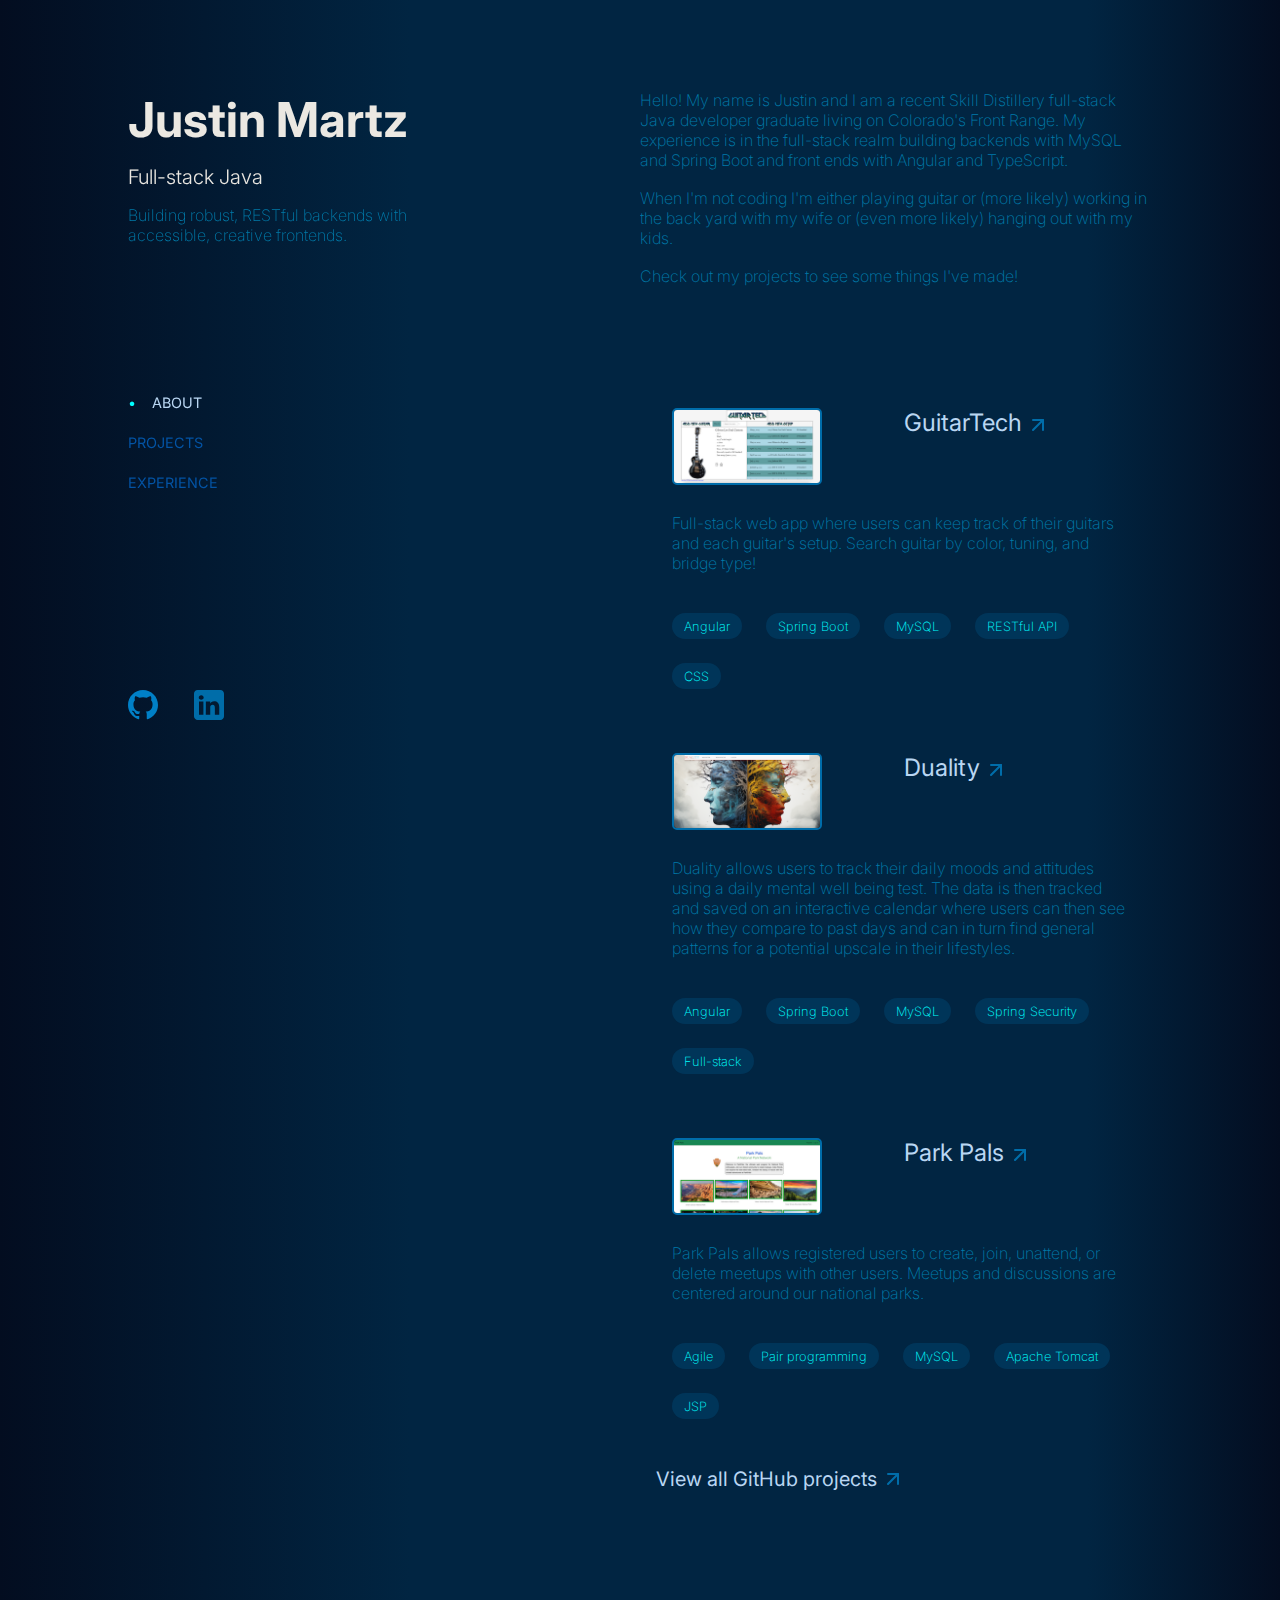
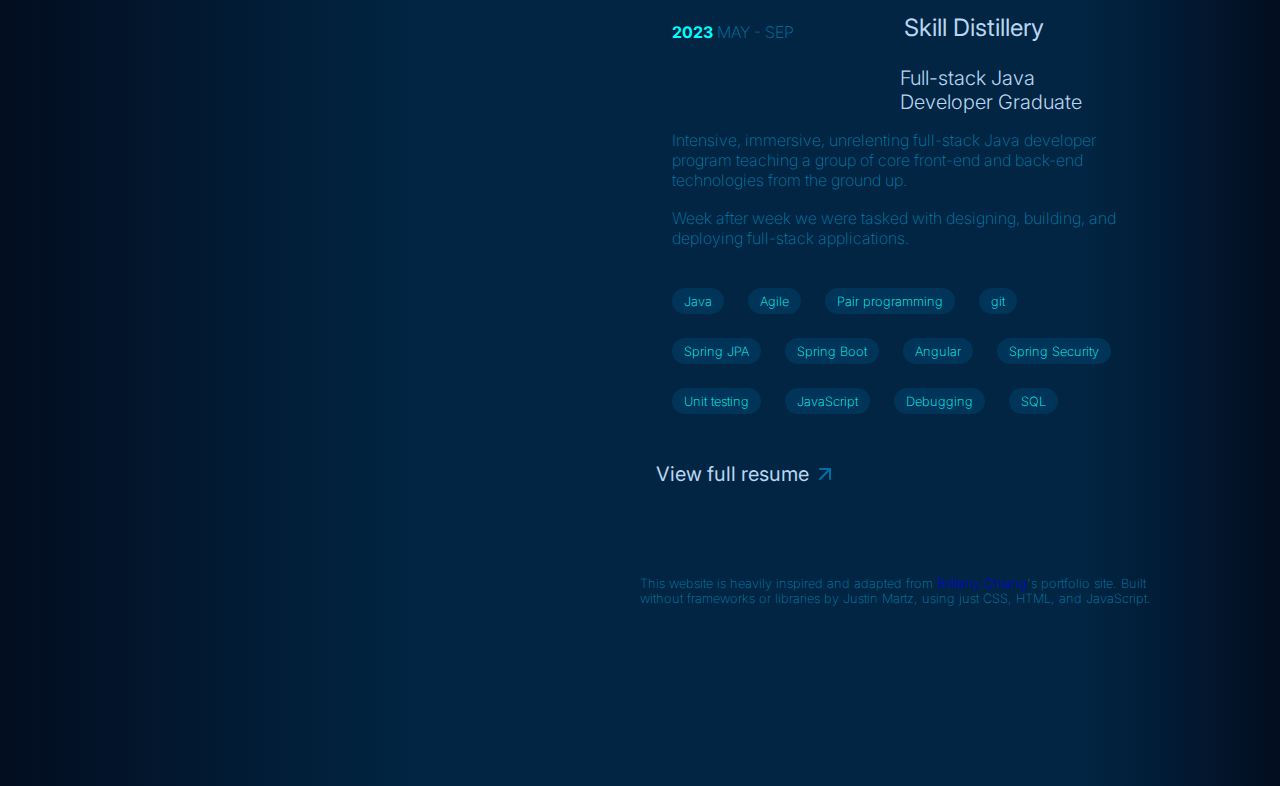
<file: html/index.html>
<!DOCTYPE html>
<html>
  <head>
    <meta charset="UTF-8" />
    <meta name="viewport" content="width=device-width, initial-scale=1.0">
    <meta property="og:title" content="Justin Martz" />
    <meta property="og:type" content="website" />
    <meta property="og:url" content="https://www.justinmartz.dev" />
    <meta property="og:description" content="Justin Martz's portfolio site." />
    <meta property="og:image" content="https://www.justinmartz.dev/images/thinking.png" /> 
    <meta property="og:image:alt" content="Bitmoji image of Justin trying to think." />
    <meta name="author" content="Justin Martz">

    <link rel="stylesheet" href="css/mobile.css" media="(min-width: 360px) and (max-width: 599px)" />
    <link rel="stylesheet" href="css/tablet.css" media="(min-width: 600px) and (max-width: 1279px)" />
    <link rel="stylesheet" href="css/desktop.css" media="(min-width: 1280px)" />
    <link rel="icon" type="image/x-icon" href="favicon.ico" />
    <title>Justin Martz</title>
  </head>
  <body>
    <div class="site-container">
      <div class="left-side">
        <header>
          <div class="header-container">
            <h1>Justin Martz</h1>
            <h2>Full-stack Java</h2>
            <p>
              Building robust, RESTful backends with accessible, creative
              frontends.
            </p>
          </div>
        </header>

        <nav>
          <div class="nav-container">
            <div class="nav-link">
              <p><a id="about-link" href="#about">ABOUT</a></p>
            </div>
            <div class="nav-link">
              <p><a href="#projects">PROJECTS</a></p>
            </div>
            <div class="nav-link">
              <p><a href="#experience">EXPERIENCE</a></p>
            </div>
          </div>
        </nav>

        <footer>
          <div class="footer-container">
            <div class="footer-icon">
              <a target="_blank" href="https://github.com/JustinMartz"
                ><img src="images/github.svg"
              /></a>
            </div>
            <div class="footer-icon">
              <a
                target="_blank"
                href="https://www.linkedin.com/in/justin-martz/"
                ><img src="images/linkedin.svg"
              /></a>
            </div>
          </div>
        </footer>
      </div>

      <div class="right-side">
        <article id="about">
          <p>
            Hello! My name is Justin and I am a recent Skill Distillery
            full-stack Java developer graduate living on Colorado's Front Range.
            My experience is in the full-stack realm building backends with
            MySQL and Spring Boot and front ends with Angular and TypeScript.
          </p>
          <br />
          <p>
            When I'm not coding I'm either playing guitar or (more likely)
            working in the back yard with my wife or (even more likely) hanging
            out with my kids.
          </p>
          <br />
          <p>Check out my projects to see some things I've made!</p>
        </article>

        <article id="projects">
          <div id="guitartech" class="card-container">
            <div class="card-thumb">
              <img src="images/guitartech-thumb.png" />
            </div>
            <div class="card-title">
              <h3>GuitarTech</h3>
              <span class="arrow">
                <img src="images/up-right-arrow.svg" />
              </span>
            </div>
            <div class="card-description">
              <p>
                Full-stack web app where users can keep track of their guitars
                and each guitar's setup. Search guitar by color, tuning, and
                bridge type!
              </p>
            </div>
            <div class="card-badges">
              <div class="badge"><p>Angular</p></div>
              <div class="badge"><p>Spring Boot</p></div>
              <div class="badge"><p>MySQL</p></div>
              <div class="badge"><p>RESTful API</p></div>
              <div class="badge"><p>CSS</p></div>
            </div>
          </div>

          <div id="duality" class="card-container">
            <div class="card-thumb">
              <img src="images/duality-thumb.png" />
            </div>
            <div class="card-title">
              <h3>Duality</h3>
              <span class="arrow">
                <img src="images/up-right-arrow.svg" />
              </span>
            </div>
            <div class="card-description">
              <p>
                Duality allows users to track their daily moods and attitudes
                using a daily mental well being test. The data is then tracked
                and saved on an interactive calendar where users can then see
                how they compare to past days and can in turn find general
                patterns for a potential upscale in their lifestyles.
              </p>
            </div>
            <div class="card-badges">
              <div class="badge"><p>Angular</p></div>
              <div class="badge"><p>Spring Boot</p></div>
              <div class="badge"><p>MySQL</p></div>
              <div class="badge"><p>Spring Security</p></div>
              <div class="badge"><p>Full-stack</p></div>
            </div>
          </div>

          <div id="parkpals" class="card-container">
            <div class="card-thumb">
              <img src="images/park-pals-thumb.png" />
            </div>
            <div class="card-title">
              <h3>Park Pals</h3>
              <span class="arrow">
                <img src="images/up-right-arrow.svg" />
              </span>
            </div>
            <div class="card-description">
              <p>
                Park Pals allows registered users to create, join, unattend, or
                delete meetups with other users. Meetups and discussions are
                centered around our national parks.
              </p>
            </div>
            <div class="card-badges">
              <div class="badge"><p>Agile</p></div>
              <div class="badge"><p>Pair programming</p></div>
              <div class="badge"><p>MySQL</p></div>
              <div class="badge"><p>Apache Tomcat</p></div>
              <div class="badge"><p>JSP</p></div>
            </div>
          </div>
          <div class="view-link">
            <a
              target="_blank"
              href="https://github.com/JustinMartz?tab=repositories"
            >
              <h2>View all GitHub projects</h2>
            </a>
            <span class="arrow"><img src="images/up-right-arrow.svg" /></span>
          </div>
        </article>

        <article id="experience">
          <div class="card-container">
            <div class="dates">
              <p><span class="year">2023 </span>MAY - SEP</p>
              <h3>&nbsp;</h3>
            </div>
            <div class="card-title">
              <h3>Skill Distillery</h3>
            </div>
            <div class="card-description">
              <div class="card-role">
                <h2>Full-stack Java Developer Graduate</h2>
              </div>
              <p>
                Intensive, immersive, unrelenting full-stack Java developer
                program teaching a group of core front-end and back-end
                technologies from the ground up.
              </p>
              <br />
              <p>
                Week after week we were tasked with designing, building, and
                deploying full-stack applications.
              </p>
            </div>
            <div class="card-badges">
              <div class="badge"><p>Java</p></div>
              <div class="badge"><p>Agile</p></div>
              <div class="badge"><p>Pair programming</p></div>
              <div class="badge"><p>git</p></div>
              <div class="badge"><p>Spring JPA</p></div>
              <div class="badge"><p>Spring Boot</p></div>
              <div class="badge"><p>Angular</p></div>
              <div class="badge"><p>Spring Security</p></div>
              <div class="badge"><p>Unit testing</p></div>
              <div class="badge"><p>JavaScript</p></div>
              <div class="badge"><p>Debugging</p></div>
              <div class="badge"><p>SQL</p></div>
            </div>
          </div>

          <div class="view-link">
            <a target="_blank" href="Justin-Martz-Resume-web.pdf">
              <h2>View full resume</h2>
            </a>
            <span class="arrow"><img src="images/up-right-arrow.svg" /></span>
          </div>
        </article>

        <article id="shout-out">
          <div class="shout-out-container">
            <p>
              This website is heavily inspired and adapted from
              <a href="https://brittanychiang.com" target="_blank"
                >Brittany Chiang</a
              >'s portfolio site. Built without frameworks or libraries by
              Justin Martz, using just CSS, HTML, and JavaScript.
            </p>
          </div>
        </article>
      </div>
    </div>
    <script src="script.js"></script>
  </body>
</html>
</file>
<file: html/css/mobile.css>
@import url('https://fonts.googleapis.com/css2?family=Inter:wght@300;400;700&display=swap');

* {
    padding: 0;
    margin: 0;
    box-sizing: border-box;
}

html {
    height: 100%;
    width: 100%;
    background: rgb(3,13,32);
    background: linear-gradient(90deg, rgba(3,13,32,1) 0%, rgba(1,37,66,1) 32%, rgba(1,37,66,1) 85%, rgba(3,13,32,1) 100%); 
    overscroll-behavior: none;
    scroll-behavior: auto;
    font-size: 100%;
}

body {
    margin-left: 5vw;
    margin-right: 5vw;   
}

h1 {
    font-family: 'Inter', sans-serif;
    /* font-size: 3rem; */
    font-size: 2.488rem;
    color:  #EBE8E2;
    white-space: nowrap;
    margin-bottom: 1rem;
}

h2 {
    font-family: 'Inter', sans-serif;
    font-weight: 300;
    font-size: 1.25rem;
    color:  #EBE8E2;
    margin-bottom: 1rem;
}

h3 {
    font-family: 'Inter', sans-serif;
    font-weight: 400;
    font-size: 1.5rem;
    color: #b9d6f2; 
}

p {
    font-family: 'Inter', sans-serif;
    font-weight: 200;
    color: #007baa;
}

article {
    margin-bottom: 10vh;
}

header {
    margin-top: 5vh;
}

.site-container {
    /* display: flex; */
    height: 100%;
    width: 100%;
    overflow: hidden;
}

.left-side {
    height: 100%;
    flex: 0 0 auto;
    /* position: fixed; */
    display: flex;
    flex-direction: column;
    /* margin-bottom: 5vh; */
}

.left-side > * {
    flex-grow: 1;
    min-height: 5vh;
}

.right-side {
    flex: 1;
    overflow-y: scroll;
    margin-top: 5vh;
    /* margin-left: 40vw; */
    margin-bottom: 10vh;
}

.nav-container {
    display: none;
}

.footer-icon {
    display: inline-block;
    width: fit-content;
    margin-right: 2rem;
}

.footer-icon img {
    height: 30px;
    filter: invert(24%) sepia(99%) saturate(1778%) hue-rotate(181deg) brightness(92%) contrast(102%);
}

.footer-container img:hover {
    cursor: pointer;
    filter: invert(81%) sepia(49%) saturate(1168%) hue-rotate(120deg) brightness(104%) contrast(106%);
}

.card-container {
    height: fit-content;
    width: 100%;
    border-radius: 10px;
    padding: 1rem;
    gap: 1rem;
    background-color: rgba(0, 53, 89, 1);
    cursor: pointer;
    border-top: 1px solid #006daa;
    margin-bottom: 1rem;
    display: grid;
    grid-template-columns: 50% 50%;
    grid-template-rows: auto auto auto; /* Updated */
    grid-column-gap: .5rem;
    grid-row-gap: .5rem;
}

.card-thumb {
    grid-area: 1 / 1 / 2 / 2;
    /* height: fit-content; */
}

.card-thumb img {
    border-radius: 5px;
    max-width: 100%;
    border: 2px solid #b9d6f2;
}

.card-title {
    grid-area: 1 / 2 / 2 / 3;
    max-height: 100%;
    white-space: nowrap;
    text-align: left;
}

.card-title h3 {
    font-size: 1.2rem;
    display: inline;
}

.card-description {
    margin-bottom: .5rem;
    grid-area: 2 / 1 / 3 / 3;
}

.card-badges {
    grid-area: 3 / 1 / 4 / 3;
    display: flex;
    flex-direction: row;
    flex-wrap: wrap;
    gap: .5rem;
    height: fit-content;
}

.badge {
    display: inline-block;
    background-color: #00527f;
    width: fit-content;
    padding: .25rem .75rem .25rem .75rem;
    border-radius: 15px;
    margin-right: .5rem;
}

.badge p {
    display: inline;
    color: cyan;
    font-size: .8rem;
}

.card-role h2 {
    color: #b9d6f2;
}

.arrow img {
    vertical-align: bottom;
    display: inline-block;
    animation-name: grow, textShine;
    animation-duration: 2s;
    animation-direction: alternate-reverse;
    animation-iteration-count: infinite;
}

@keyframes grow {
    0% {
        transform: scale(1) translate(0px, 0px);
    }
    100% {
        transform: scale(1.5) translate(5px, -5px);
    }
}

@keyframes textShine {
    0% {
        filter: invert(25%) sepia(91%) saturate(1674%) hue-rotate(173deg) brightness(102%) contrast(101%);
    }
    10% {
        filter: invert(45%) sepia(82%) saturate(4243%) hue-rotate(168deg) brightness(90%) contrast(104%);
    }
    20% {
        filter: invert(56%) sepia(64%) saturate(5361%) hue-rotate(161deg) brightness(93%) contrast(101%);
    }
    30% {
        filter: invert(44%) sepia(89%) saturate(1535%) hue-rotate(154deg) brightness(96%) contrast(103%);
    }
    40% {
        filter: invert(68%) sepia(20%) saturate(7478%) hue-rotate(142deg) brightness(92%) contrast(102%);  
    }
    50% {
        filter: invert(58%) sepia(84%) saturate(1532%) hue-rotate(139deg) brightness(99%) contrast(102%);   
    }
    60% {
        filter: invert(78%) sepia(70%) saturate(3897%) hue-rotate(134deg) brightness(101%) contrast(106%);
    }
    70% {
        filter: invert(78%) sepia(51%) saturate(2377%) hue-rotate(125deg) brightness(100%) contrast(101%);
    }
    80% {
        filter: invert(86%) sepia(48%) saturate(855%) hue-rotate(112deg) brightness(103%) contrast(104%);
    }
    100% {
        filter: invert(86%) sepia(48%) saturate(855%) hue-rotate(112deg) brightness(103%) contrast(104%);
    }
}

.view-link {
    margin-left: 1rem;
    margin-top: 1rem;
    width: fit-content;
}

.view-link h2 {
    display: inline-block;
    position: relative;
}

.view-link img {
    vertical-align: top;
    display: inline;
    /* filter: invert(24%) sepia(99%) saturate(1778%) hue-rotate(181deg) brightness(92%) contrast(102%); */
    /* transition: all 0.2s ease; */
}

.view-link h2::after {
}

.shout-out-container p {
    font-size: .8rem;
}

.shout-out-container a {
    text-decoration: none;
}

.shout-out-container a:visited {
    color: cyan;
    text-decoration: none;
}

.year {
    color: cyan;
    font-weight: 700;
}
    

.shout-out-container p {
    font-size: .8rem;
}

.shout-out-container a {
    text-decoration: none;
}

.shout-out-container a:visited {
    color: cyan;
    text-decoration: none;
}

.year {}
    
color: cyan;
    fontfont-weight: ;700   
}

.view-link a {
    text-decoration: none;
}

.card-role h2 {
    display: none;
    font-size: 1rem;
}

.year {
    color: cyan;
    font-weight: 700;
}

.shout-out-container {
    width: 75%;
    margin: auto;
}

.shout-out-container p {
    font-size: .8rem;
}

.shout-out-container a {
    text-decoration: none;
}

.shout-out-container a:visited {
    color: cyan;
    text-decoration: none;
}

#experience .card-container {
    cursor: default;
}
</file>
<file: html/css/tablet.css>
@import url('https://fonts.googleapis.com/css2?family=Inter:wght@300;400;700&display=swap');

* {
    padding: 0;
    margin: 0;
    box-sizing: border-box;
}

html {
    height: 100%;
    width: 100%;
    background: rgb(3,13,32);
    background: linear-gradient(90deg, rgba(3,13,32,1) 0%, rgba(1,37,66,1) 32%, rgba(1,37,66,1) 85%, rgba(3,13,32,1) 100%); 
    overscroll-behavior: none;
    scroll-behavior: auto;
    font-size: calc(14px + (16 - 14) * ((100vw - 600px) / (1280 - 300)));
}

body {
    margin-left: 5vw;
    margin-right: 5vw;   
}

article {
    margin-bottom: 10vh;
}

header {
    margin-top: 10vh;
}

h1 {
    font-family: 'Inter', sans-serif;
    font-size: 2.5rem;
    color:  #EBE8E2;
    white-space: nowrap;
    margin-bottom: 1rem;
    line-height: .75;
}

h2 {
    font-family: 'Inter', sans-serif;
    font-weight: 300;
    font-size: 1.25rem;
    color:  #EBE8E2;
    margin-bottom: 1rem;
}

h3 {
    font-family: 'Inter', sans-serif;
    font-weight: 400;
    font-size: 1.25rem;
    color: #b9d6f2; 
}

p {
    font-family: 'Inter', sans-serif;
    font-weight: 200;
    /* color: #006daa; */
    color: #007baa;
}

.site-container {
    display: flex;
    height: 100%;
    width: 100%;
    overflow: hidden;
}

.left-side {
    height: 100%;
    flex: 0 0 auto;
    position: fixed;
    display: flex;
    flex-direction: column;
    margin-bottom: 10vh;
}

.left-side > * {
    flex-grow: 1;
    min-height: 100px;
}

.right-side {
    flex: 1;
    overflow-y: scroll;
    margin-top: 10vh;
    margin-left: 40vw;
    margin-bottom: 10vh;
}

.header-container {
    display: table;
    width: 1%;
}

.nav-container {
    margin: 0;
    padding: 0;
}

.nav-container {
    margin: 0;
    padding: 0;
}

.nav-container a {
    text-decoration: none;
    color: #0353a4; 
}

.nav-container a:hover {
    color: cyan;
    cursor: pointer;
}

.nav-container div {
    height: 1.5rem;
    display: flex;
    align-items: center;
    margin-bottom: 1rem;
}

.nav-container p {
    display: inline;
    width: fit-content;
    font-weight: 400;
    font-size: .9rem;
    color: #0353a4; 
}

.active::before {
    display: inline-block; 
    content: '•';
    color: cyan;
    font-size: .9rem;
    margin-right: 1rem;
}

.active a {
    display: inline;
    color: #b9d6f2;
}

.footer-container {
    width: fit-content;
}

.footer-icon {
    display: inline-block;
    width: fit-content;
    margin-right: 2rem;
}

.footer-icon img {
    height: 30px;
    filter: invert(24%) sepia(99%) saturate(1778%) hue-rotate(181deg) brightness(92%) contrast(102%);
}

.footer-container img:hover {
    cursor: pointer;
    filter: invert(81%) sepia(49%) saturate(1168%) hue-rotate(120deg) brightness(104%) contrast(106%);
}

.card-container {
    height: fit-content;
    width: 100%;
    border-radius: 10px;
    padding: calc(2vw);
    display: grid;
    grid-template-columns: 50% 50%;
    grid-template-rows: auto auto auto; /* Updated */
    grid-column-gap: .5rem;
    grid-row-gap: .5rem;
}

.card-container:hover {
    background-color: rgba(0, 53, 89, 1);
    cursor: pointer;
    border-top: 1px solid #006daa;
}

.card-container:hover h3 {
    color: cyan;
}

.card-container:hover .arrow img {
    filter: invert(81%) sepia(49%) saturate(1168%) hue-rotate(120deg) brightness(104%) contrast(106%);
    transform: translate(5px, -5px);
}

.card-container:hover .badge {
    background-color: #006daa;
}

.card-container:hover .card-thumb img {
    border: 2px solid #b9d6f2;
}

.card-thumb {
    grid-area: 1 / 1 / 2 / 2;
    height: fit-content;
    width: fit-content;
}

.card-thumb img {
    border: 2px solid #006daa;
    border-radius: 5px;
    min-width: 150px;
    width: calc(30vw - 150px);
}

@media (max-width: 839px) {
    .card-thumb img {
        border: 2px solid #006daa;
        border-radius: 5px;
        min-width: 120px;
    } 
}

@media (max-width: 839px) {
    .card-thumb img {
        border: 2px solid #006daa;
        border-radius: 5px;
        min-width: 100px;
    } 
}
  

.card-role h2 {
    color: #b9d6f2;
    /* width: 50%; */
    margin-left: calc(50% );
}

.card-description {
    grid-area: 2 / 1 / 3 / 3;
    margin-top: 1rem;
}

.card-badges {
    grid-area: 3 / 1 / 4 / 3;
    display: flex;
    flex-direction: row;
    flex-wrap: wrap;
    gap: .5rem;
    height: fit-content;
    margin-top: 1rem;
    justify-content: left;
}

.card-badges div {
    margin-top: 1vh;
}

.badge {
    display: inline-block;
    background-color: #003559;
    width: fit-content;
    padding: .25rem .75rem .25rem .75rem;
    border-radius: 15px;
    margin-right: 1vw;
}

.badge p {
    display: inline;
    color: cyan;
    font-size: .8rem;
}

.card-title {
    grid-area: 1 / 2 / 2 / 3;
}

.card-title h3 {
    display: inline;
    font-size: 1.5rem;
}

.arrow img {
    vertical-align: bottom;
    display: inline;
    filter: invert(24%) sepia(99%) saturate(1778%) hue-rotate(181deg) brightness(92%) contrast(102%);
    transition: all 0.2s ease;
}

.dates {
    width: fit-content;
}
.dates p {
    white-space: nowrap;
    display: inline;
    vertical-align: bottom;
}

.dates h3 {
    display: inline;    
}

.year {
    font-weight: 700;
    display: inline;
    /* color: #b9d6f2; */
    color: cyan;
}

.view-link {
    margin-left: 1rem;
    margin-top: 1rem;
    width: fit-content;
}

.view-link h2 {
    display: inline-block;
    position: relative;
}

.view-link h2::after {
    content: '';
    position: absolute;
    width: 100%;
    transform: scaleX(0);
    height: 2px;
    bottom: 0;
    left: 0;
    /* background-color: #0087ca; */
    background: linear-gradient(
        to right,
        #0353a4 20%,
        cyan 30%,
        #006daa 70%,
        #0353a4 80%
    );
    -webkit-background-clip: border-box;
    background-clip: border-box;
    -webkit-text-fill-color: transparent;
    background-size: 500% auto;
    animation: textShine 3s ease-in-out infinite alternate;
    /* transform-origin: bottom right; */
    transform-origin: center;
    transition: transform 0.1s ease-out;
    
}

.view-link a {
    text-decoration: none;
}

.view-link h2:hover::after {
    transform: scaleX(1);
  /* transform-origin: bottom left; */
    transform-origin: center;
}

.view-link h2 {
    display: inline;
    font-weight: 400;
    transition: all 0.4s ease;
    color: #b9d6f2; 
}

.view-link img {
    vertical-align: bottom;
    display: inline;
    filter: invert(24%) sepia(99%) saturate(1778%) hue-rotate(181deg) brightness(92%) contrast(102%);
    transition: all 0.2s ease;
}

.view-link:hover {
    cursor: pointer;
}

.view-link:hover h2 {
    color:  #EBE8E2;
    /* text-decoration: underline; */
}

.view-link:hover .arrow img {
    filter: invert(81%) sepia(49%) saturate(1168%) hue-rotate(120deg) brightness(104%) contrast(106%);
    transform: translate(5px, -5px);
}

@keyframes textShine {
    0% {
        background-position: 0% 50%;
    }
    100% {
        background-position: 100% 50%;
    }
}

.shout-out-container {
    width: 75%;
    margin: auto;
}

.shout-out-container p {
    font-size: .8rem;
}

.shout-out-container a {
    text-decoration: none;
}

.shout-out-container a:visited {
    color: cyan;
    text-decoration: none;
}

#experience .card-container {
    cursor: default;
}
</file>
<file: html/css/desktop.css>
@import url('https://fonts.googleapis.com/css2?family=Inter:wght@300;400;700&display=swap');

* {
    padding: 0;
    margin: 0;
    box-sizing: border-box;
}

html {
    height: 100%;
    width: 100%;
    background: rgb(3,13,32);
    background: linear-gradient(90deg, rgba(3,13,32,1) 0%, rgba(1,37,66,1) 32%, rgba(1,37,66,1) 85%, rgba(3,13,32,1) 100%); 
    overscroll-behavior: none;
    scroll-behavior: auto;
}

body {
    margin-left: 10vw;
    margin-right: 10vw;   
}

article {
    margin-bottom: 10vh;
}

header {
    margin-top: 10vh;
}

h1 {
    font-family: 'Inter', sans-serif;
    font-size: 3rem;
    color:  #EBE8E2;
    white-space: nowrap;
    margin-bottom: 1rem;
}

h2 {
    font-family: 'Inter', sans-serif;
    font-weight: 300;
    font-size: 1.25rem;
    color:  #EBE8E2;
    margin-bottom: 1rem;
}

h3 {
    font-family: 'Inter', sans-serif;
    font-weight: 400;
    font-size: 1.5rem;
    color: #b9d6f2; 
}

p {
    font-family: 'Inter', sans-serif;
    font-weight: 200;
    /* color: #006daa; */
    color: #007baa;
}

.site-container {
    display: flex;
    height: 100%;
    width: 100%;
    overflow: hidden;
}

.left-side {
    height: 100%;
    flex: 0 0 auto;
    position: fixed;
    display: flex;
    flex-direction: column;
    margin-bottom: 10vh;
}

.left-side > * {
    flex-grow: 1;
    min-height: 300px;
}

.right-side {
    flex: 1;
    overflow-y: scroll;
    margin-top: 10vh;
    margin-left: 40vw;
    margin-bottom: 10vh;
}

.header-container {
    display: table;
    width: 1%;
}

.nav-container {
    margin: 0;
    padding: 0;
}

.nav-container a {
    text-decoration: none;
    color: #0353a4; 
}

.nav-container a:hover {
    color: cyan;
    cursor: pointer;
}

.nav-container div {
    height: 1.5rem;
    display: flex;
    align-items: center;
    margin-bottom: 1rem;
}

.nav-container p {
    display: inline;
    width: fit-content;
    font-weight: 400;
    font-size: .9rem;
    color: #0353a4; 
}

.active::before {
    display: inline-block; 
    content: '•';
    color: cyan;
    font-size: .9rem;
    margin-right: 1rem;
}

.active a {
    display: inline;
    color: #b9d6f2;
}

.footer-container {
}

.footer-icon {
    display: inline-block;
    width: fit-content;
    margin-right: 2rem;
}

.footer-icon img {
    height: 30px;
    filter: invert(24%) sepia(99%) saturate(1778%) hue-rotate(181deg) brightness(92%) contrast(102%);
}

.footer-container img:hover {
    cursor: pointer;
    filter: invert(81%) sepia(49%) saturate(1168%) hue-rotate(120deg) brightness(104%) contrast(106%);
}

.card-container {
    height: fit-content;
    width: 100%;
    border-radius: 10px;
    padding: 2rem;
    display: grid;
    grid-template-columns: 50% 50%;
    grid-template-rows: auto auto auto; /* Updated */
    grid-column-gap: .5rem;
    grid-row-gap: .5rem;
}

.card-container:hover {
    background-color: rgba(0, 53, 89, 1);
    cursor: pointer;
    border-top: 1px solid #006daa;
}

.card-container:hover h3 {
    color: cyan;
}

.card-container:hover .arrow img {
    filter: invert(81%) sepia(49%) saturate(1168%) hue-rotate(120deg) brightness(104%) contrast(106%);
    transform: translate(5px, -5px);
}

.card-container:hover .badge {
    background-color: #006daa;
}

.card-container:hover .card-thumb img {
    border: 2px solid #b9d6f2;
}

.card-thumb {
    grid-area: 1 / 1 / 2 / 2;
    height: fit-content;
    width: fit-content;
}

.card-thumb img {
    border: 2px solid #006daa;
    border-radius: 5px;
    width: 150px;
}

.card-role h2 {
    color: #b9d6f2;
    width: 50%;
    margin-left: 50%;
}

.card-description {
    grid-area: 2 / 1 / 3 / 3;
    margin-top: 1rem;
}

.card-badges {
    grid-area: 3 / 1 / 4 / 3;
    display: flex;
    flex-direction: row;
    flex-wrap: wrap;
    gap: .5rem;
    height: fit-content;
    margin-top: 1rem;
    justify-content: left;
}

.card-badges div {
    margin-top: 1rem;
}

.badge {
    display: inline-block;
    background-color: #003559;
    width: fit-content;
    padding: .25rem .75rem .25rem .75rem;
    border-radius: 15px;
    margin-right: 1rem;
}

.badge p {
    display: inline;
    color: cyan;
    font-size: .8rem;
}

.card-title {
    grid-area: 1 / 2 / 2 / 3;
}

.card-title h3 {
    display: inline;
}

.arrow img {
    vertical-align: bottom;
    display: inline;
    filter: invert(24%) sepia(99%) saturate(1778%) hue-rotate(181deg) brightness(92%) contrast(102%);
    transition: all 0.2s ease;
}

.dates {
    width: fit-content;
}
.dates p {
    white-space: nowrap;
    display: inline;
    vertical-align: bottom;
}

.dates h3 {
    display: inline;    
}

.year {
    font-weight: 700;
    display: inline;
    /* color: #b9d6f2; */
    color: cyan;
}

.view-link {
    margin-left: 1rem;
    margin-top: 1rem;
    width: fit-content;
}

.view-link h2 {
    display: inline-block;
    position: relative;
}

.view-link h2::after {
    content: '';
    position: absolute;
    width: 100%;
    transform: scaleX(0);
    height: 2px;
    bottom: 0;
    left: 0;
    /* background-color: #0087ca; */
    background: linear-gradient(
        to right,
        #0353a4 20%,
        cyan 30%,
        #006daa 70%,
        #0353a4 80%
    );
    -webkit-background-clip: border-box;
    background-clip: border-box;
    -webkit-text-fill-color: transparent;
    background-size: 500% auto;
    animation: textShine 3s ease-in-out infinite alternate;
    /* transform-origin: bottom right; */
    transform-origin: center;
    transition: transform 0.1s ease-out;
    
}

.view-link a {
    text-decoration: none;
}

.view-link h2:hover::after {
    transform: scaleX(1);
  /* transform-origin: bottom left; */
    transform-origin: center;
}

.view-link h2 {
    display: inline;
    font-weight: 400;
    transition: all 0.4s ease;
    color: #b9d6f2; 
}

.view-link img {
    vertical-align: bottom;
    display: inline;
    filter: invert(24%) sepia(99%) saturate(1778%) hue-rotate(181deg) brightness(92%) contrast(102%);
    transition: all 0.2s ease;
}

.view-link:hover {
    cursor: pointer;
}

.view-link:hover h2 {
    color:  #EBE8E2;
    /* text-decoration: underline; */
}

.view-link:hover .arrow img {
    filter: invert(81%) sepia(49%) saturate(1168%) hue-rotate(120deg) brightness(104%) contrast(106%);
    transform: translate(5px, -5px);
}

@keyframes textShine {
    0% {
        background-position: 0% 50%;
    }
    100% {
        background-position: 100% 50%;
    }
}

.shout-out-container p {
    font-size: .8rem;
}

.shout-out-container a {
    text-decoration: none;
}

.shout-out-container a:visited {
    color: cyan;
    text-decoration: none;
}

#experience .card-container {
    cursor: default;
}
</file>
